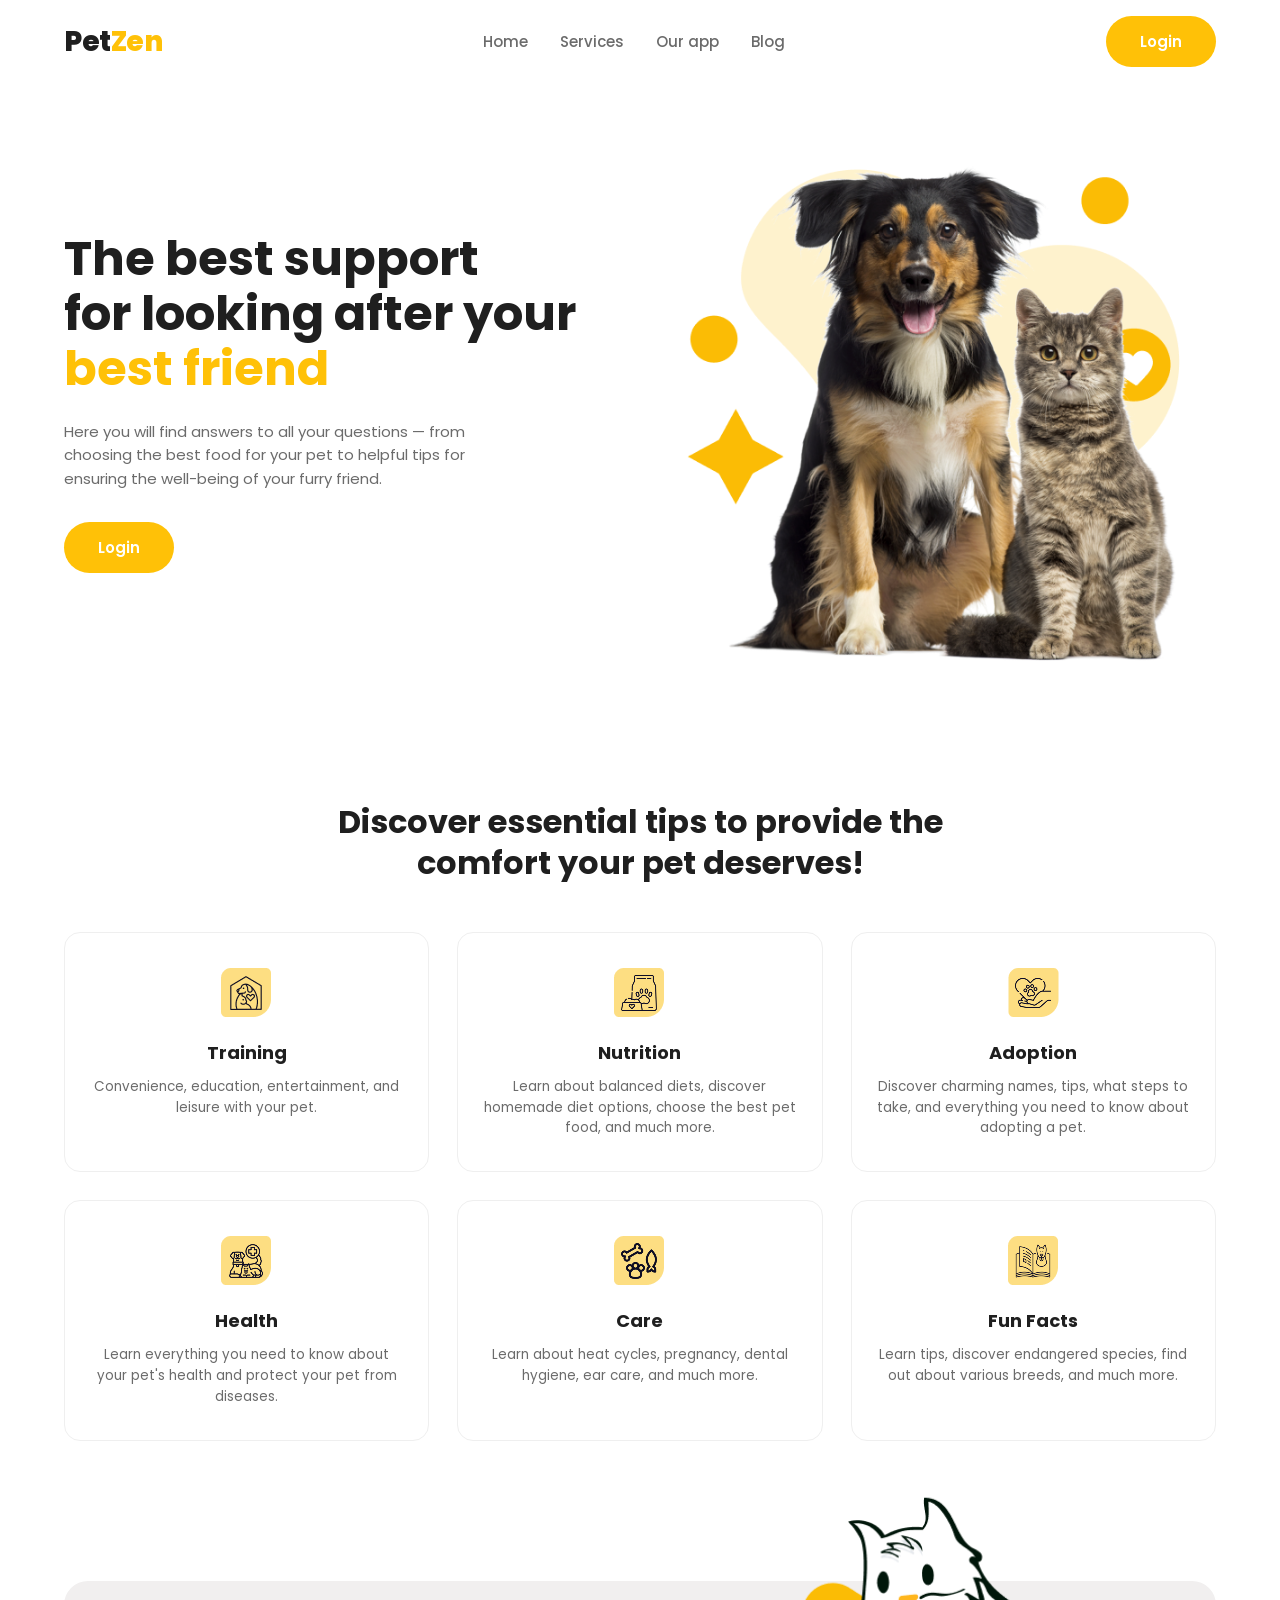
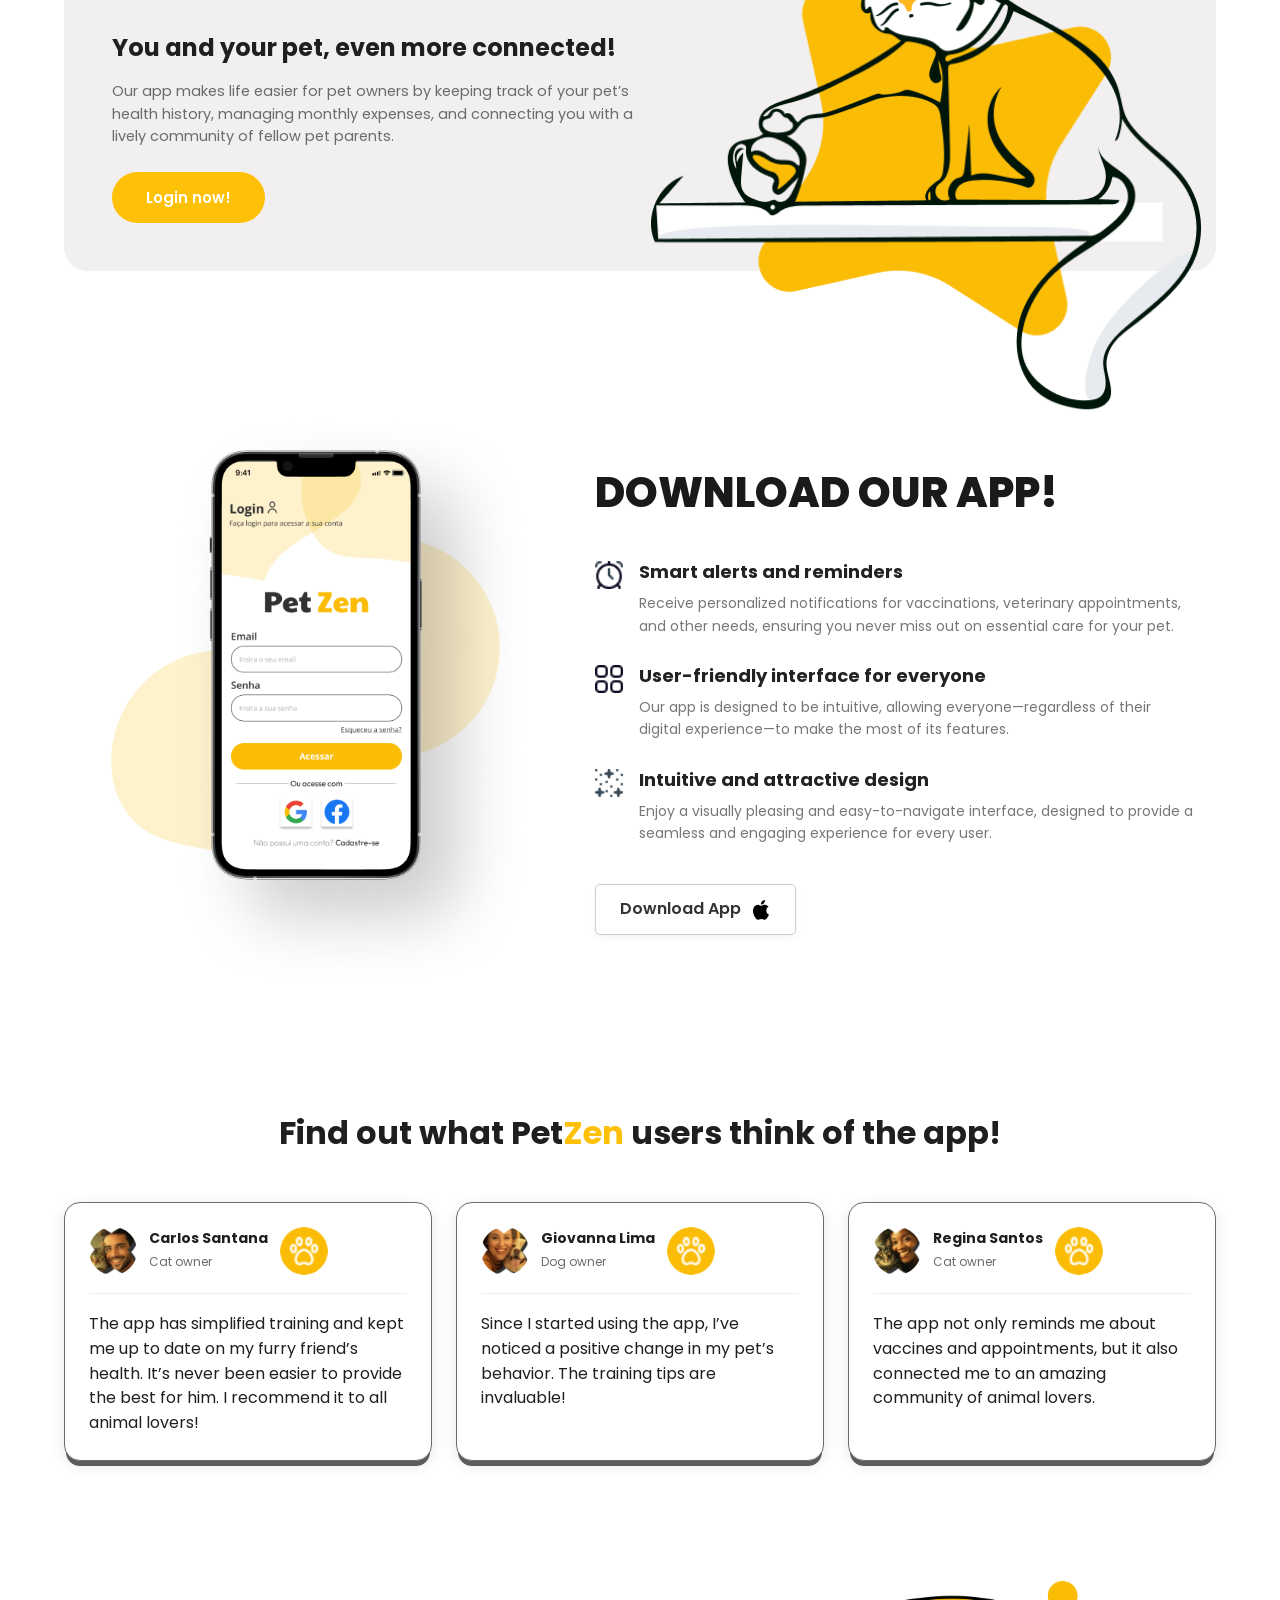
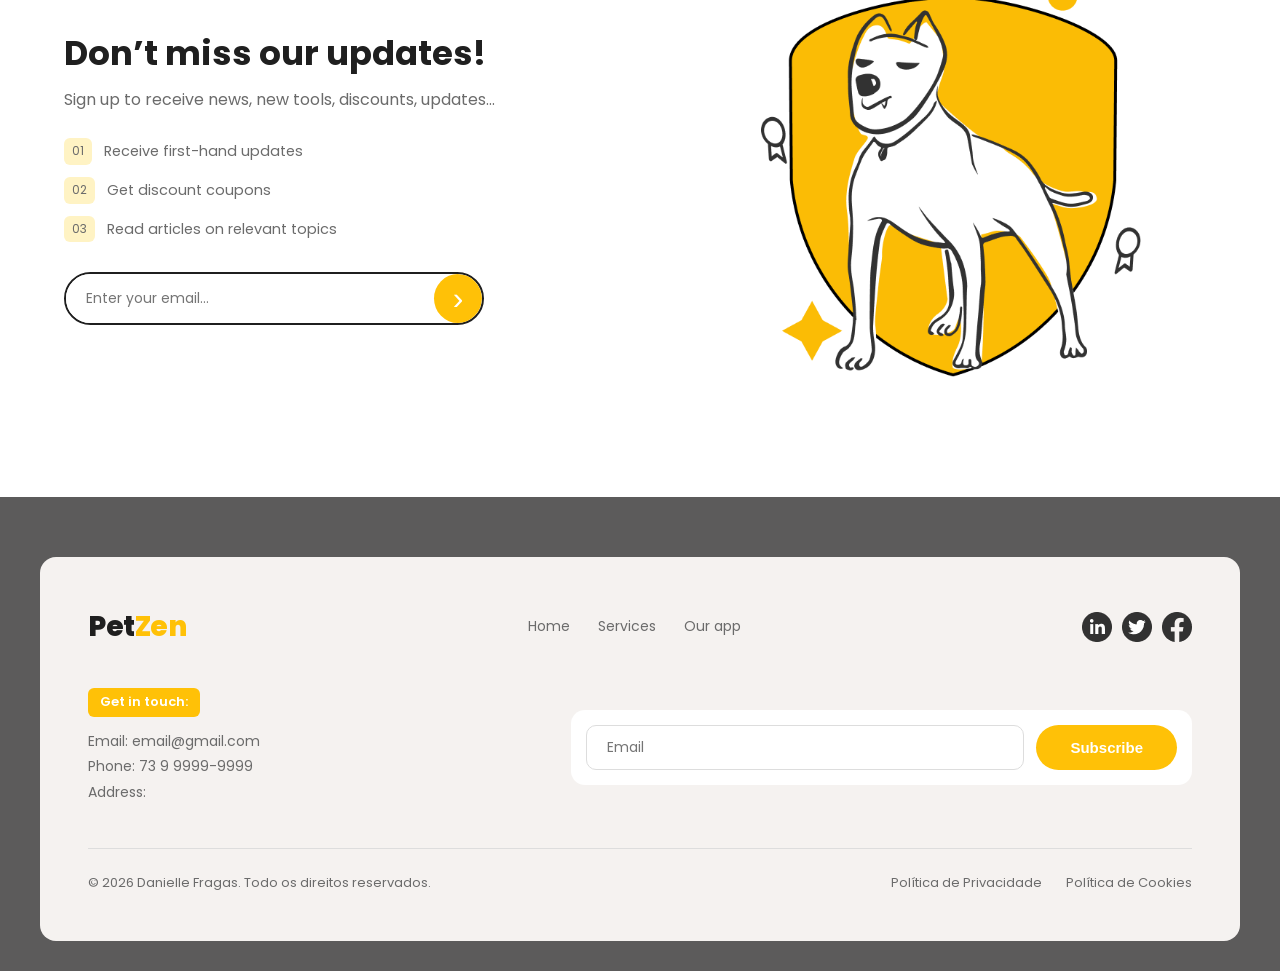
<file: index.html>
<!DOCTYPE html>
<html lang="en">
<head>
    <meta charset="UTF-8">
    <meta name="viewport" content="width=device-width, initial-scale=1.0">
    <link rel="stylesheet" href="styles/style.css">
    <link rel="icon" href="img/fives_section/Social_icon.png">
    <link rel="preconnect" href="https://fonts.googleapis.com">
    <link rel="preconnect" href="https://fonts.gstatic.com" crossorigin>
    <link href="https://fonts.googleapis.com/css2?family=Poppins:ital,wght@0,100;0,200;0,300;0,400;0,500;0,600;0,700;0,800;0,900;1,100;1,200;1,300;1,400;1,500;1,600;1,700;1,800;1,900&display=swap" rel="stylesheet">    
    <script src="main.js" defer></script>
    <title>Pet Zen</title>
</head>
<body>
    <!--Header-->
    <header class="header">
        <div class="container header__inner">
            <a href="#" class="logo">
                <span class="logo__pet">Pet</span><span class="logo__zen">Zen</span>
            </a>
            <nav class="nav" id="nav">
                <a href="#home">Home</a>
                <a href="#services">Services</a>
                <a href="#app">Our app</a>
                <a href="#blog">Blog</a>
            </nav>

            <a href="registration.html" class="btn btn--primary header__cta">Login</a>
            <button class="burger" id="burger" aria-label="Open menu">
                <span></span><span></span><span></span>
            </button>
        </div>
    </header>

    <!--Hero-->
    <section class="hero" id="home">
        <div class="container hero__inner">
            <div class="hero__text">
                <h1>
                    The best support <br>
                    for looking after your <br>
                    <span class="highlight">best friend</span>
                </h1>
                <p>Here you will find answers to all your questions — from choosing the best food for your pet to helpful tips for ensuring the well-being of your furry friend.</p>
                  <a href="login.html" class="btn btn--primary">Login</a>
            </div>

            <div class="hero__image">
                <img src="img/main/dogandcat.png" alt="Dog and cat">
            </div>
        </div>
    </section>

      <!--Feature-->
    <section class="feature" id="services">
        <div class="container">
            <h2 class="section-title">
                Discover essential tips to provide the<br>
                comfort your pet deserves!
            </h2>

            <div class="cards">
                <article class="card">
                    <div class="card__icon">
                        <img src="img/second_section/icon1.png" alt="icon section feature">
                    </div>
                    <h3>Training</h3>
                    <p>Convenience, education, entertainment, and leisure with your pet.</p>
                </article>
                <article class="card">
                    <div class="card__icon">
                        <img src="img/second_section/icon2.png" alt="icon section feature">
                    </div>
                    <h3>Nutrition</h3>
                    <p>Learn about balanced diets, discover homemade diet options, choose the best pet food, and much more.</p>
                </article>
                <article class="card">
                    <div class="card__icon">
                        <img src="img/second_section/icon3.png" alt="icon section feature">
                    </div>
                    <h3>Adoption</h3>
                    <p>Discover charming names, tips, what steps to take, and everything you need to know about adopting a pet.</p>
                </article>
                <article class="card">
                    <div class="card__icon">
                        <img src="img/second_section/icon4.png" alt="icon section feature">
                    </div>
                    <h3>Health</h3>
                    <p>Learn everything you need to know about your pet's health and protect your pet from diseases.</p>
                </article>
                <article class="card">
                    <div class="card__icon">
                        <img src="img/second_section/icon5.png" alt="icon section feature">
                    </div>
                    <h3>Care</h3>
                    <p>Learn about heat cycles, pregnancy, dental hygiene, ear care, and much more.</p>
                </article>
                <article class="card">
                    <div class="card__icon">
                        <img src="img/second_section/icon6.png" alt="icon section feature">
                    </div>
                    <h3>Fun Facts</h3>
                    <p>Learn tips, discover endangered species, find out about various breeds, and much more.</p>
                </article>
            </div>
        </div>
    </section>

    <!--Banner-->
    <section class="connect">
        <div class="container">
            <div class="connect__box">
                <div class="connect__text">
                    <h3>You and your pet, even more connected!</h3>
                    <p>Our app makes life easier for pet owners by keeping track of your pet’s health history, managing monthly expenses, and connecting you with a lively community of fellow pet parents.</p>
                    <a href="registration.html" class="btn btn--primary">Login now!</a>
                </div>
                <div class="connect__img">
                    <img src="img/banner-cat.png" alt="Cat using an app">
                </div>
            </div>
        </div>
    </section>

    <!--download app-->
    <section class="download" id="app">
        <div class="container download__inner">
            <div class="download__phone">
                <img src="img/fourth_section/iphone.png" alt="Pet Zen App login screen">
            </div>

            <div class="download__text">
                <h3>DOWNLOAD OUR APP!</h3>

                <ul class="benefits">
                    <li class="benefit__item">
                        <img src="img/fourth_section/alarm-clock.png" class="benefits__icon" alt="clock icon">
                        <div>
                            <h4 class="benefit__title">Smart alerts and reminders</h4>
                            <p class="benefit__text">Receive personalized notifications for vaccinations, veterinary appointments, and other needs, ensuring you never miss out on essential care for your pet.</p>
                       </div>
                    </li>
                    <li class="benefit__item">
                        <img src="img/fourth_section/apps.png" class="benefits__icon" alt="apps icon">
                        <div>
                            <h4 class="benefit__title">User-friendly interface for everyone</h4>
                            <p class="benefit__text">Our app is designed to be intuitive, allowing everyone—regardless of their digital experience—to make the most of its features.</p>
                       </div>
                    </li>
                    <li class="benefit__item">
                        <img src="img/fourth_section/confetti.png" class="benefits__icon" alt="confetti icon">
                        <div>
                            <h4 class="benefit__title">Intuitive and attractive design</h4>
                            <p class="benefit__text">Enjoy a visually pleasing and easy-to-navigate interface, designed to provide a seamless and engaging experience for every user.</p>
                        </div>  
                    </li>
                </ul>

                <a href="#" class="app__store-btn">
                    Download App
                    <img src="img/fourth_section/icon-apple.png" alt="phone icone">
                </a>
            </div>
        </div>
    </section>

    <!--REVIEWS-->
    <section class="reviews">
        <div class="container">
            <h2 class="section-title">Find out what <span class="logo__pet">Pet</span><span class="logo__zen">Zen</span> users think of the app!</h2>

            <div class="reviews__grid">
                <article class="review">
                    <header>
                        <img src="img/fives_section/reviews-two.png" alt="reviews icon">
                        <div>
                            <strong>Carlos Santana</strong>
                            <span>Cat owner</span>
                        </div>
                        <img src="img/fives_section/social_icon.png" alt="Social icon">
                    </header>
                    <p>The app has simplified training and kept me up to date on my furry friend’s health. It’s never been easier to provide the best for him. I recommend it to all animal lovers!</p>
                </article>
                <article class="review">
                    <header>
                        <img src="img/fives_section/reviews-one.png" alt="reviews icon">
                        <div>
                            <strong>Giovanna Lima</strong>
                            <span>Dog owner</span>
                        </div>
                        <img src="img/fives_section/social_icon.png" alt="Social icon">
                    </header>
                    <p>Since I started using the app, I’ve noticed a positive change in my pet’s behavior. The training tips are invaluable!</p>
                </article>
                <article class="review">
                    <header>
                        <img src="img/fives_section/reviews-three.png" alt="reviews icon">
                        <div>
                            <strong>Regina Santos</strong>
                            <span>Cat owner</span>
                        </div>
                        <img src="img/fives_section/social_icon.png" alt="Social icon">
                    </header>
                    <p>The app not only reminds me about vaccines and appointments, but it also connected me to an amazing community of animal lovers.</p>
                </article>
            </div>
        </div>
    </section>

    <!--subscription-->
    <section class="subscription" id="blog">
        <div class="container subscription__inner">
            <div class="subscription__text">
                <h2>Don’t miss our updates!</h2>
                <p>Sign up to receive news, new tools, discounts, updates...</p>

                <ol class="subscription__list">
                    <li><span>01</span> Receive first-hand updates</li>
                    <li><span>02</span> Get discount coupons</li>
                    <li><span>03</span> Read articles on relevant topics</li>
                </ol>

                <form class="subscription__form" id="subscriptionForm">
                    <input type="email" id="sub-email" name="email" placeholder="Enter your email..." required>
                    <button type="submit" aria-label="submit">›</button>
                </form>
            </div>

             <div class="subscription__image">
                <img src="img/hero-dog.png" alt="Dog with medals">
            </div>
        </div>
    </section>

    <!--footer-->
     <footer class="footer">
        <div class="container footer__inner">
            <div class="footer__top">
                <a href="#" class="logo">
                    <span class="logo__pet">Pet</span><span class="logo__zen">Zen</span>
                </a>

            <nav class="footer__nav">
                <a href="#home">Home</a>
                <!-- <a href="#sobre">Sobre</a> -->
                <a href="#services">Services</a>
                <a href="#app">Our app</a>
            </nav>

            <div class="footer__social">
                <a href="#" aria-label="LinkedIn">
                    <img src="img/footer/in.png" alt="social icon">
                </a>
                <a href="#" aria-label="Facebook">
                    <img src="img/footer/tw.png" alt="social icon">
                </a>
                <a href="#" aria-label="Twitter">
                    <img src="img/footer/fs.png" alt="social icon">
                </a>
        </div>
      </div>

      <div class="footer__middle">
        <div class="footer__contacts">
          <span class="tag">Get in touch:</span>
          <p>Email: email@gmail.com</p>
          <p>Phone: 73 9 9999-9999</p>
          <p>Address:</p>
        </div>

        <form class="footer__form" id="footerForm">
          <input type="email" id="sub-email" name="email" placeholder="Email" required>
          <button type="submit" class="btn btn--primary">Subscribe</button>
        </form>
      </div>

      <hr>

      <div class="footer__bottom">
        <p>© 2026 Danielle Fragas. Todo os direitos reservados.</p>
        <div class="footer__links">
          <a href="#">Política de Privacidade</a>
          <a href="#">Política de Cookies</a>
        </div>
      </div>
    </div>
  </footer>

</body>
</html>
</file>
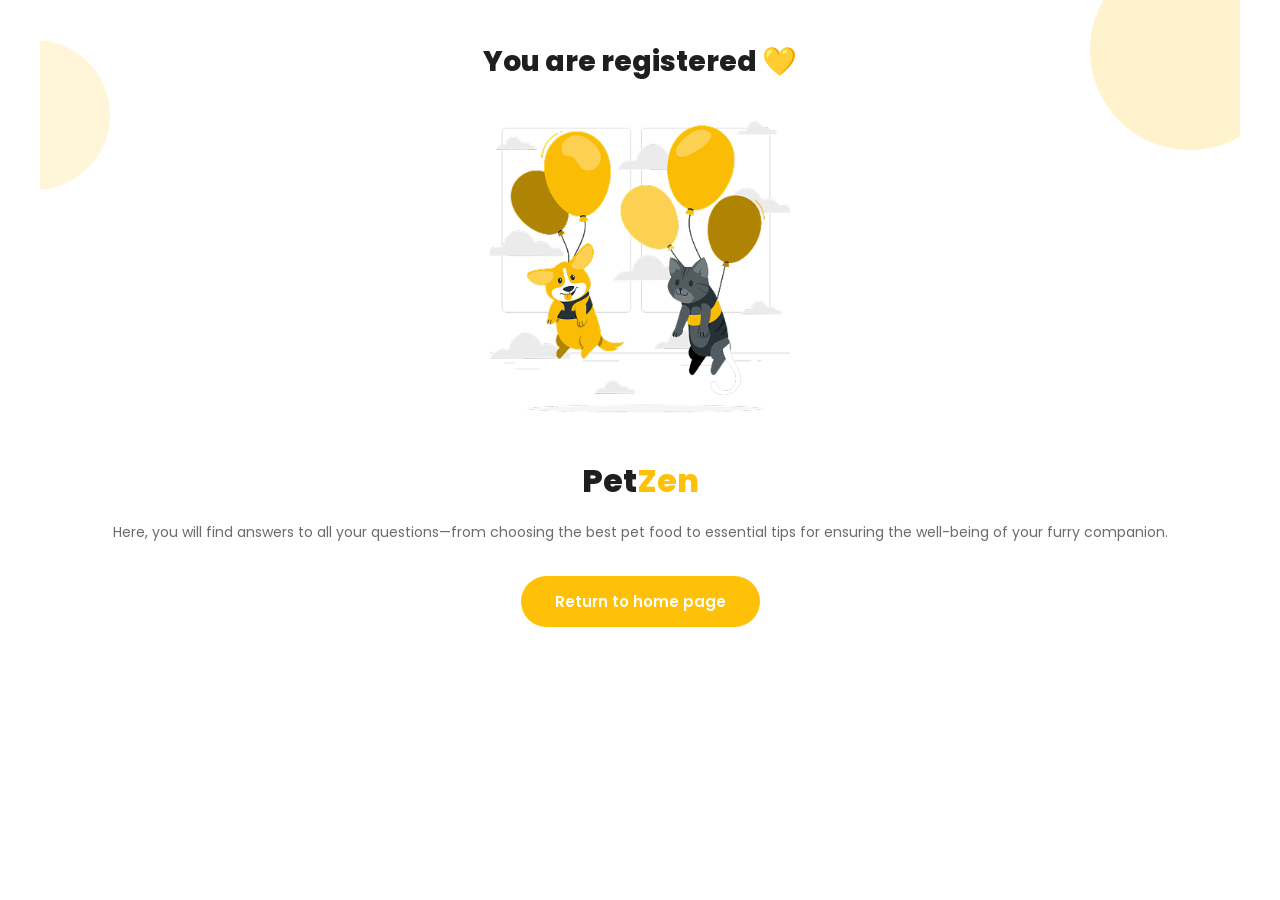
<file: login.html>
<!DOCTYPE html>
<html lang="en">
<head>
    <meta charset="UTF-8">
    <meta name="viewport" content="width=device-width, initial-scale=1.0">
    <link rel="stylesheet" href="styles/style.css">
    <link rel="stylesheet" href="styles/login.css">
    <link rel="icon" href="img/fives_section/Social_icon.png">
    <link rel="preconnect" href="https://fonts.googleapis.com">
    <link rel="preconnect" href="https://fonts.gstatic.com" crossorigin>
    <link href="https://fonts.googleapis.com/css2?family=Poppins:ital,wght@0,100;0,200;0,300;0,400;0,500;0,600;0,700;0,800;0,900;1,100;1,200;1,300;1,400;1,500;1,600;1,700;1,800;1,900&display=swap" rel="stylesheet"> 
    <script src="main.js" defer></script> 
    <title>Login PetZen</title>
</head>
<body>
 <div class="login-container container">
        <div class="login-bg-shape"></div>
        <div class="login-bg-shape-2"></div>

        <div class="login-content">
            <h1 class="login-title">You are registered 💛</h1>
         
            <img src="img/login/animals-floating-with-balloons-rafiki.png" alt="animals-floating-with-balloons-rafiki" class="login-illustration">

            <div class="login-logo">
                <span class="logo__pet">Pet</span><span class="logo__zen">Zen</span>
            </div>

            <p class="login-description">
                Here, you will find answers to all your questions—from choosing the best pet food to essential tips for ensuring the well-being of your furry companion.
            </p>

            <a href="index.html" class="btn btn--primary login-btn">Return to home page</a>
        </div>
    </div>

</body>
</html>
</file>
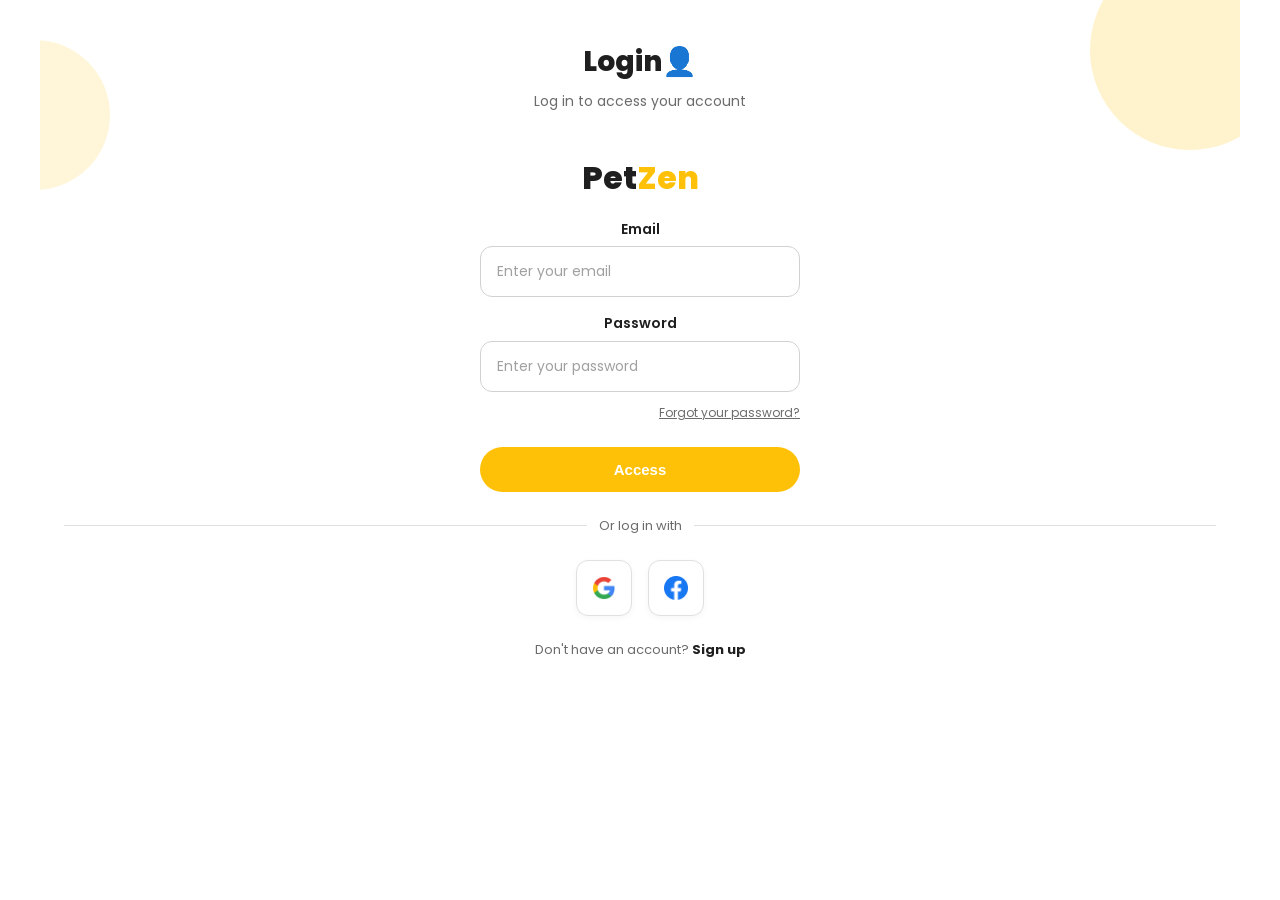
<file: registration.html>
<!DOCTYPE html>
<html lang="en">
<head>
    <meta charset="UTF-8">
    <meta name="viewport" content="width=device-width, initial-scale=1.0">
    <link rel="stylesheet" href="styles/style.css">
    <link rel="stylesheet" href="styles/login.css">
    <link rel="stylesheet" href="styles/registration.css">
    <link rel="icon" href="img/fives_section/Social_icon.png">
    <link rel="preconnect" href="https://fonts.googleapis.com">
    <link rel="preconnect" href="https://fonts.gstatic.com" crossorigin>
    <link href="https://fonts.googleapis.com/css2?family=Poppins:ital,wght@0,100;0,200;0,300;0,400;0,500;0,600;0,700;0,800;0,900;1,100;1,200;1,300;1,400;1,500;1,600;1,700;1,800;1,900&display=swap" rel="stylesheet">    
    <script src="main.js" defer></script>
    <title>Login PetZen</title>
</head>
<body>
 <main>
    <div class="login-container container">
    <div class="login-bg-shape"></div>
    <div class="login-bg-shape-2"></div>
       
    <div>
        <h1 class="login-title">Login<span class="user-icon">👤</span></h1>
        <p class="login-subtitle">Log in to access your account</p>
    </div>

    <div class="login-logo">
        <span class="logo__pet">Pet</span><span class="logo__zen">Zen</span>
    </div>


    <form class="login-form" id="loginForm" action="login.html" method="POST">
                
        <div class="form-group">
            <label for="email">Email</label>
            <input type="email" id="email" name="email" placeholder="Enter your email" required>
        </div>

        <div class="form-group">
            <label for="password">Password</label>
            <input type="password" id="password" name="password" placeholder="Enter your password" required>
        </div>

        <div class="form-options">
            <a href="#" class="forgot-password">Forgot your password?</a>
        </div>

        <button type="submit" class="btn btn--primary login-submit-btn">Access</button>
    </form>

        <div class="login-divider"><span>Or log in with</span></div>

        <div class="social-login">
        <button type="button" class="social-btn" aria-label="Login com Google">
                    
        <img src="img/registration/bt-google.png" alt="Google">
        </button>
        <button type="button" class="social-btn" aria-label="Login com Facebook">
                    
        <img src="img/registration/facebook.png" alt="Facebook">
        </button>
        </div>

        <p class="register-link">Don't have an account?<a href="login.html">  Sign up</a>
        </p>
    </div>
</main>


</body>
</html>

</body>
</html>
</file>
<file: styles/style.css>
* {
    margin: 0;
    padding: 0;
    box-sizing: border-box;
}

:root {
  --yellow: #FFC107;
  --yellow-dark: #F5A800;
  --yellow-light: #FFF3C4;
  --dark: #1F1F1F;
  --gray: #6B6B6B;
  --gray-light: #F1EFEF;
  --white: #FFFFFF;
  --radius: 16px;
}

html {
    scroll-behavior: smooth;
}

body {
    font-family: "Poppins", sans-serif;
    color: var(--dark);
    background: var(--white);
    line-height: 1.55;
}

img {
    display: block;
    max-width: 100%;
}

a {
    text-decoration: none;
    color: inherit;
}

.container {
    max-width: 1200px;
    margin: 0 auto;
    padding: 0 24px;
}

.highlight {
    color: var(--yellow)
}

.section-title {
    font-size: 32px;
    font-weight: 700;
    text-align: center;
    margin-bottom: 48px;
    line-height: 1.3;
}


/*button*/
.btn {
    display: inline-block;
    padding: 14px 34px;
    border-radius: 999px;
    font-weight: 600;
    font-size: 15px;
    cursor: pointer;
    border: none;
    transition: transform .2s, box-shadow .2s, background .2s;
}

.btn--primary {
    background: var(--yellow);
    color: var(--white);
}

.btn--primary:hover {
    background: var(--yellow-dark);
    transform: translateY(-2px);
    box-shadow: 0 10px 20px rgba(255, 193, 7, 0.25);
}


/*logo*/
.logo {
    font-weight: 800;
    font-size: 28px;
    letter-spacing: -0.5px;
}

.logo__pet {
    color: var(--dark);
}

.logo__zen {
    color: var(--yellow)
}


/*header*/
.header {
    position: sticky;
    top: 0;
    padding: 16px 0;
    background: var(--gray-light) .5;
    backdrop-filter: blur(90px);
    z-index: 100;
}

.header__inner {
    display: flex;
    align-items: center;
    justify-content: space-between;
    gap: 32px;
}

.nav {
    display: flex;
    justify-content: center;
    gap: 32px;
    flex: 1;
}

.nav a {
    font-size: 15px;
    font-weight: 500;
    color: var(--gray);
    transition: color .2s;
}

.nav a:hover {
    color: var(--dark);
}

.burger {
    display: none;
    background: none;
    border: none;
    flex-direction: column; 
    gap: 5px;
    cursor: pointer;
}

.burger span {
    width: 24px;
    height: 2px;
    background: var(--dark);
    border-radius: 2px;
    transition: .3s;
}


/*hero*/
.hero {
    padding: 60px 0 80px;;
}

.hero__inner {
    display: grid;
    grid-template-columns: 1.1fr 1fr;
    align-items: center;
    gap: 40px;
}

.hero__text h1{
    font-size: 48px;
    font-weight: 700;
    line-height: 1.15;
    margin-bottom: 24px;
}

.hero__text p{
    color: var(--gray);
    max-width: 460px;
    font-size: 15px;
    margin-bottom: 32px;
}

.hero__image img {
  max-width: 520px;
  border-radius: 20px;
}


/*feature*/
.feature,
.download,
.reviews,
.subscription {
    padding: 60px 0;
}

.cards {
    display: grid;
    grid-template-columns: repeat(3, 1fr);
    gap: 28px;
}

.card {
    background: var(--white);
    border: 1px solid #efefef;
    border-radius: var(--radius);
    padding: 32px 24px;
    text-align: center;
    transition: transform 0.25s, box-shadow 0.25s;
}

.card:hover {
    transform: translateY(-6px);
    box-shadow: 0 20px 40px rgba(0, 0, 0,.07);
}

.card__icon {
    width: 65px;
    height: 56px;
    margin: 0 auto 18px;
}

.card h3 {
  font-size: 18px;
  margin-bottom: 10px;
  font-weight: 700;
}

.card p {
  font-size: 13.5px;
  color: var(--gray);
}


/*banner*/
.connect {
    padding: 80px 0;
}

.connect__box {
    background: var(--gray-light);
    border-radius: 24px;
    padding: 48px;
    position: relative;
    min-height: 280px;
    display: flex;
}

.connect__text {
    max-width: 50%; 
    position: relative;
    z-index: 2;
}

.connect__text h3{
    font-size: 24px;
    margin-bottom: 14px;
}

.connect__text p{
    color: var(--gray);
    font-size: 14.5px;
    margin-bottom: 24px
}

.connect__img {
    position: absolute;
    right: 40px;               
    width: 45%;    
    max-width: 500px;  
    z-index: 1;
    bottom: -75px;
}

.connect__img img {
  width: 100%;
  height: auto;
  display: block;
  margin-bottom: -40px; 
  margin-top: -80px;    
  transform: scale(1.1); 
}


/*download app*/

.download__inner {
    display: flex;
    align-items: center;
    justify-content: center;
    gap: 60px;
}

.download__phone {
    display: flex;
    justify-content: center;
    /* flex: 1; */
}

.download__phone img {
    max-width: 100%;
    width: 450px;
    height: auto;
    object-fit: contain;
} 

.download__text {
    flex: 1;
    max-width: 600px;
}

.download__text h3 {
    font-size: 42px;
    font-weight: 800;
    color: #1a1a1a;
    margin-bottom: 40px;
    text-transform: uppercase;
    line-height: 1.2;
}

.benefits {
    list-style: none; 
    padding: 0;
    margin: 0 0 40px 0;
    display: flex;
    flex-direction: column;
    gap: 25px;
}

.benefits li {
  display: flex;
  gap: 16px;
  align-items: flex-start;
} 

.benefit__item {
    display: flex;
    align-items: flex-start;
    gap: 15px;
}

.benefits__icon {
    width: 28px;
    height: 28px;
    object-fit: contain;
    margin-top: 3px; 
    flex-shrink: 0; 
}


.benefit__title {
    font-size: 18px;
    font-weight: 700;
    color: #222;
    margin: 0 0 6px 0;
    font-family: inherit;
}

.benefit__text {
    font-size: 14px;
    color: #777;
    line-height: 1.6;
    margin: 0;
}

.app__store-btn {
    display: inline-flex;
    align-items: center;
    gap: 10px;
    padding: 12px 24px;
    background-color: #fff;
    border: 1px solid #ccc;
    border-radius: 5px;
    text-decoration: none;
    color: #333;
    font-weight: 600;
    font-size: 16px;
    transition: all 0.3s ease;
    box-shadow: 0 2px 6px rgba(0,0,0,0.05);
}

.app__store-btn:hover {
    background-color: #f8f8f8;
    box-shadow: 0 4px 10px rgba(0,0,0,0.1);
}

.app__store-btn img {
    width: 20px;
    height: 20px;
    object-fit: contain;
} 


/*reviews*/
.reviews__grid {
    display: grid;
    grid-template-columns: repeat(3, 1fr);
    gap: 24px;
}

.review {
    background: var(--white);
    border: 1px solid var(--gray);
    border-radius: var(--radius);
    padding: 24px;
    box-shadow: 
        0px 7px 0px -2px #5c5b5b, 
        0px 4px 15px rgba(0, 0, 0, 0.1); 
}

.review header {
  display: flex;
  align-items: center;
  gap: 12px;
  position: relative;
  padding-bottom: 18px;
  margin-bottom: 18px;
  border-bottom: 1px solid #eee;
}

.review header img {
  width: 48px;
  height: 48px;
  border-radius: 50%;
  object-fit: cover;
}

.review header strong { 
   display: block;  
   font-size: 14px; 
}

.review header span { 
    font-size: 12px; 
    color: var(--gray);
}

.review header p { 
    font-size: 13.5px; 
    color: var(--gray);
}


/*subscription*/
.subscription__inner {
    display: grid;
    grid-template-columns: 1.1fr 1fr;
    align-items: center;
    gap: 40px;
}

.subscription__text h2{
    font-size: 34px;
    margin-bottom: 14px;
    line-height: 1.2;
}

.subscription__text > p {
  color: var(--gray);
  margin-bottom: 26px;
}

.subscription__list {
    list-style: none;
    margin-bottom: 30px;
}

.subscription__list li{
    display: flex;
    align-items: center;
    gap: 12px;
    color: var(--gray);
    margin-bottom: 12px;
    font-size: 14.5px;
}

.subscription__list span {
  background: var(--yellow-light);
  color: var(--gray);
  font-weight: 400;
  font-size: 12px;
  padding: 4px 8px;
  border-radius: 6px;
}

.subscription__form {
    display: flex;
    border: 2px solid var(--dark);
    border-radius: 999px;
    overflow: hidden;
    max-width: 420px;
}

.subscription__form input{
    flex: 1;
    border: none;
    outline: none;
    padding: 14px 20px;
    font-size: 14px;
    font-family: inherit;
}

.subscription__form button{
    background: var(--yellow);
    color: #fff;
    border: none;
    width: 48px;
    border-radius: 50%;
    cursor: pointer;
    font-size: 32px;
    transition: background .2s;
    /* margin-right: 3px; */
}

.subscription__form button:hover{
    background: var(--yellow-dark);
}

.subscription__image {
    position: relative;
    display: flex;
    justify-content: center;
}

.subscription__image img{
    max-width: 380px;
}


/*footer*/
.footer {
    background: #5c5b5b;
    color: #ddd;
    padding: 60px 0 30px;
    margin-top: 60px;
}

.footer__inner {
    background: #F5F2F0;
    color: var(--dark);
    border-radius: var(--radius);
    padding: 48px;
}
.footer__top {
    display: flex;
    align-items: center;
    justify-content: space-between;
    gap: 24px;
    flex-wrap: wrap;
     margin-bottom: 40px;
}

.footer__nav {
    display: flex;
    gap: 28px;
    font-size: 14px;
    color: var(--gray);
}

.footer__nav a:hover { 
    color: var(--dark); 
}

.footer__social {
    display: flex;
    gap: 10px;
}

.footer__middle {
    display: grid;
    grid-template-columns: 1fr 1.4fr;
    gap: 40px;
    margin-bottom: 40px;
    align-items: center;
}

.footer__contacts .tag {
    display: inline-block;
    background: var(--yellow);
    color: var(--white);
    padding: 4px 12px;
    border-radius: 6px;
    font-size: 13px;
    font-weight: 600;
    margin-bottom: 14px;
}

.footer__contacts P {
    font-size: 14px;
    color: var(--gray);
    margin-bottom: 4px;
}

.footer__form {
    display: flex;
    gap: 12px;
    background: var(--white);
    padding:15px;
    border-radius: 14px;
    flex-wrap: wrap;
}

.footer__form input{
    flex: 1;
    min-width: 180px;
    padding: 4px 20px;
    border: 1px solid #ddd;
    border-radius: 10px;
    font-size: 14px;
    font-family: inherit;
    outline: none;
}

.footer__form input:focus { 
    border-color: var(--yellow); 
}

.footer__form .btn { 
    white-space: nowrap; 
}

.footer hr {
  border: none;
  border-top: 1px solid #ddd;
  margin: 24px 0;
}

.footer__bottom {
    display: flex;
    justify-content: space-between;
    gap: 20px;
    flex-wrap: wrap;
    font-size: 13px;
    color: var(--gray);
}

.footer__links {
    display: flex;
    gap: 24px;
}


/*RESPONSIVE*/
@media (max-width: 968px) {
  .hero__inner,
  .download__inner,
  .subscription__inner,
  .footer__middle {
    grid-template-columns: 1fr;
  }

  .hero__inner,
  .connect__box,
  .subscription__inner{
    display: flex;
    flex-direction: column;
    align-items: center; 
    text-align: center;
  }

  .hero__image img {
    max-width: 320px;
}

  .hero__text h1 { 
    font-size: 36px; 
}

  .section-title { 
    font-size: 26px; 
}

  .cards,
  .reviews__grid {
    grid-template-columns: repeat(2, 1fr);
  }

  .connect {
    padding: 60px 0;
}

 .connect__box{
    flex-direction: column-reverse;
 }

  .connect__img {
    position: relative;
    right: 0;
    top: 2px;
    width: 50%;
  }

  .connect__text { 
   margin-top: 60px;
   max-width: 100%; 
}

  .download__inner {
    flex-wrap: wrap;
    gap: 30px;
 }

  .footer__inner { 
    padding: 32px; 
}
}

@media (max-width: 640px) {
    .hero,
    .feature,
    .download,
    .reviews,
    .subscription {
    padding: 40px 0;
}

  .nav {
    position: fixed;
    top: 72px;
    left: 0;
    right: 0;
    background: #fff;
    flex-direction: column;
    padding: 24px;
    gap: 18px;
    transform: translateY(-150%);
    transition: transform .3s;
    box-shadow: 0 20px 40px rgba(0,0,0,.1);
  }
  
  .nav.open { 
    transform: translateY(0); 
}

  .burger { 
    display: flex; 
}

  .header__cta { 
    display: none; 
}

  .hero__text h1 { 
    font-size: 30px; 
}

  .hero__blob { 
    width: 300px; height: 300px; 
}

  .cards,
  .reviews__grid {
    grid-template-columns: 1fr;
  }

  .subscription__image img,
  .hero__image img {
    max-width: 280px;
}

  .footer__top { 
    flex-direction: column; align-items: flex-start; 
}
  .footer__bottom { 
    flex-direction: column; 
}
}
</file>
<file: styles/login.css>
.login-container {
    background-color: #FFFFFF;
    width: 100%;
    padding: 40px 24px;
    position: relative;
    overflow: hidden;
    text-align: center;
    }

.login-bg-shape {
    position: absolute;
    top: -50px;
    right: -50px;
    width: 200px;
    height: 200px;
    background-color: var(--yellow, #FFC107);
    opacity: 0.2;
    border-radius: 50%;
    z-index: 0;
    }

.login-bg-shape-2 {
    position: absolute;
    top: 40px;
    left: -80px;
    width: 150px;
    height: 150px;
    background-color: var(--yellow, #FFC107);
    opacity: 0.15;
    border-radius: 50%;
    z-index: 0;
    } 
    
.login-content {
    position: relative;
    z-index: 1;
    }

.login-title {
    font-size: 28px;
    font-weight: 800;
    color: var(--dark, #1F1F1F);
    margin-bottom: 8px;
    text-align: center;
    }

.login-subtitle {
    font-size: 14px;
    color: var(--gray, #6B6B6B);
    text-align: left;
    margin-bottom: 40px;
    text-align: center;
    }
   
.login-illustration {
    width: 100%;
    object-fit: cover;
    max-width: 300px;
    margin: 0 auto 30px;
    display: block;
    }
      
.login-logo {
    font-size: 32px;
    font-weight: 800;
    margin-bottom: 16px;
    }
        
.login-logo .logo__pet { 
    color: var(--dark, #1F1F1F); 
    }

.login-logo .logo__zen { 
    color: var(--yellow, #FFC107); 
    }


.login-description {
    font-size: 14px;
    color: var(--gray, #6B6B6B);
    line-height: 1.6;
    margin-bottom: 32px;
    padding: 0 10px;
    }

    
@media (max-width: 480px) {
.login-container {
    padding: 30px 20px;
    border-radius: 24px;
    }
    }
</file>
<file: styles/registration.css>
.login-logo {
    text-align: center;
}


/* Форма */
.login-form {
    display: flex;
    flex-direction: column;
    gap: 16px;
     max-width: 320px; /* Задай нужную ширину */
    margin: 0 auto;   /* Центрируем по горизонтали */
    width: 100%;   
}

.form-group {
    display: flex;
    flex-direction: column;
    gap: 6px;
}

.form-group label {
    font-size: 14px;
    font-weight: 600;
    color: var(--dark, #1F1F1F);
}

.form-group input {
    width: 100%;
    padding: 14px 16px;
    border: 1px solid #D1D1D1;
    border-radius: 12px; /* Скругление как на макете */
    font-size: 14px;
    font-family: inherit;
    color: var(--dark, #1F1F1F);
    outline: none;
    transition: border-color 0.2s;
}

.form-group input::placeholder {
    color: #A0A0A0;
}

.form-group input:focus {
    border-color: var(--yellow, #FFC107);
}

.form-options {
    display: flex;
    justify-content: flex-end;
    margin-top: -4px;
    margin-bottom: 8px;
}

.forgot-password {
    font-size: 12px;
    color: var(--gray, #6B6B6B);
    text-decoration: underline;
    transition: color 0.2s;
}

.forgot-password:hover {
    color: var(--dark, #1F1F1F);
}

.login-divider {
    display: flex;
    align-items: center;
    text-align: center;
    margin: 24px 0;
    color: var(--gray, #6B6B6B);
    font-size: 13px;
}

.login-divider::before,
.login-divider::after {
    content: '';
    flex: 1;
    border-bottom: 1px solid #E0E0E0;
}

.login-divider span {
    padding: 0 12px;
}

.social-login {
    display: flex;
    justify-content: center;
    gap: 16px;
    margin-bottom: 24px;
}

.social-btn {
    background: #FFFFFF;
    border: 1px solid #E0E0E0;
    border-radius: 12px;
    width: 56px;
    height: 56px;
    display: flex;
    align-items: center;
    justify-content: center;
    cursor: pointer;
    transition: all 0.2s;
    box-shadow: 0 2px 6px rgba(0,0,0,0.04);
}

.social-btn:hover {
    background-color: #F8F8F8;
    transform: translateY(-2px);
}

.social-btn img {
    width: 24px;
    height: 24px;
    object-fit: contain;
}

.register-link {
    text-align: center;
    font-size: 13px;
    color: var(--gray, #6B6B6B);
    margin: 0;
}

.register-link a {
    color: var(--dark, #1F1F1F);
    font-weight: 700;
    text-decoration: none;
}

.register-link a:hover {
    text-decoration: underline;
}

@media (max-width: 400px) {
    .login-container {
        padding: 24px 16px;
        border-radius: 20px;
    }
    .login-logo {
        font-size: 32px;
    }
}
</file>
